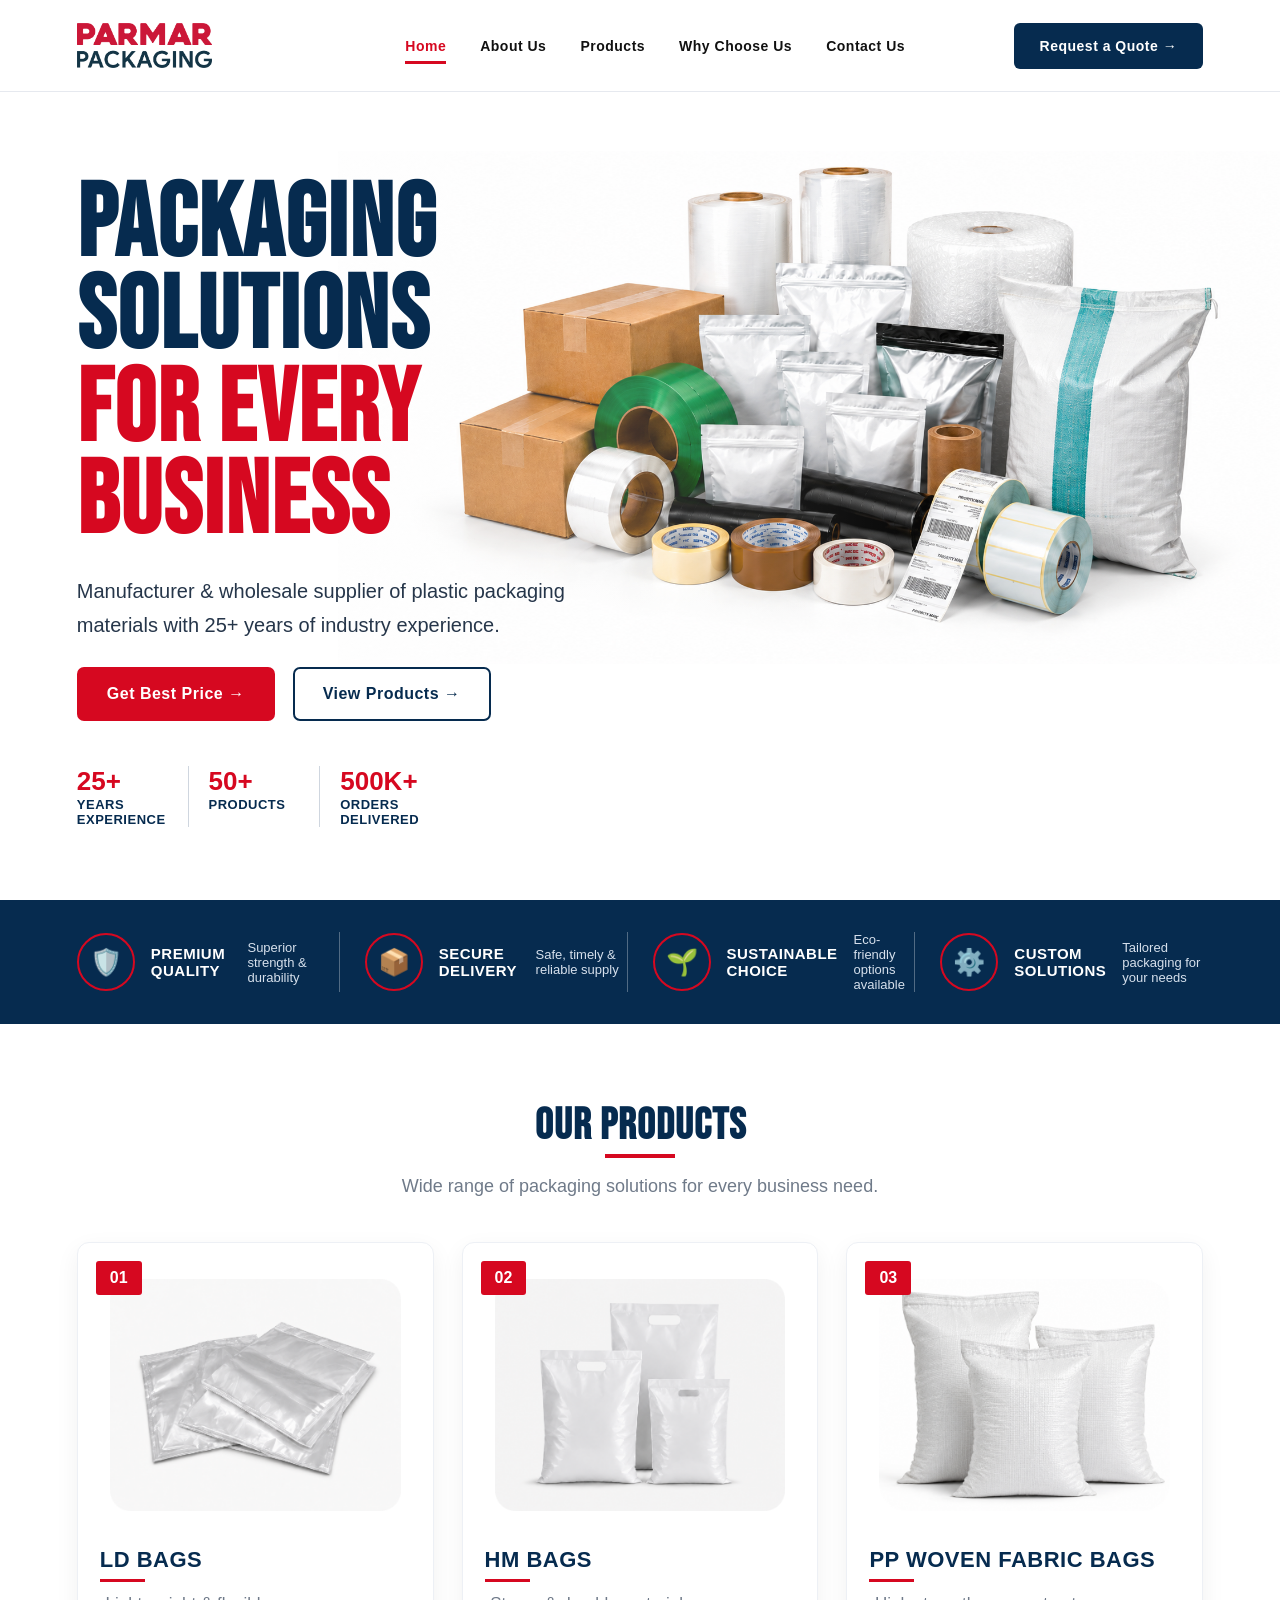
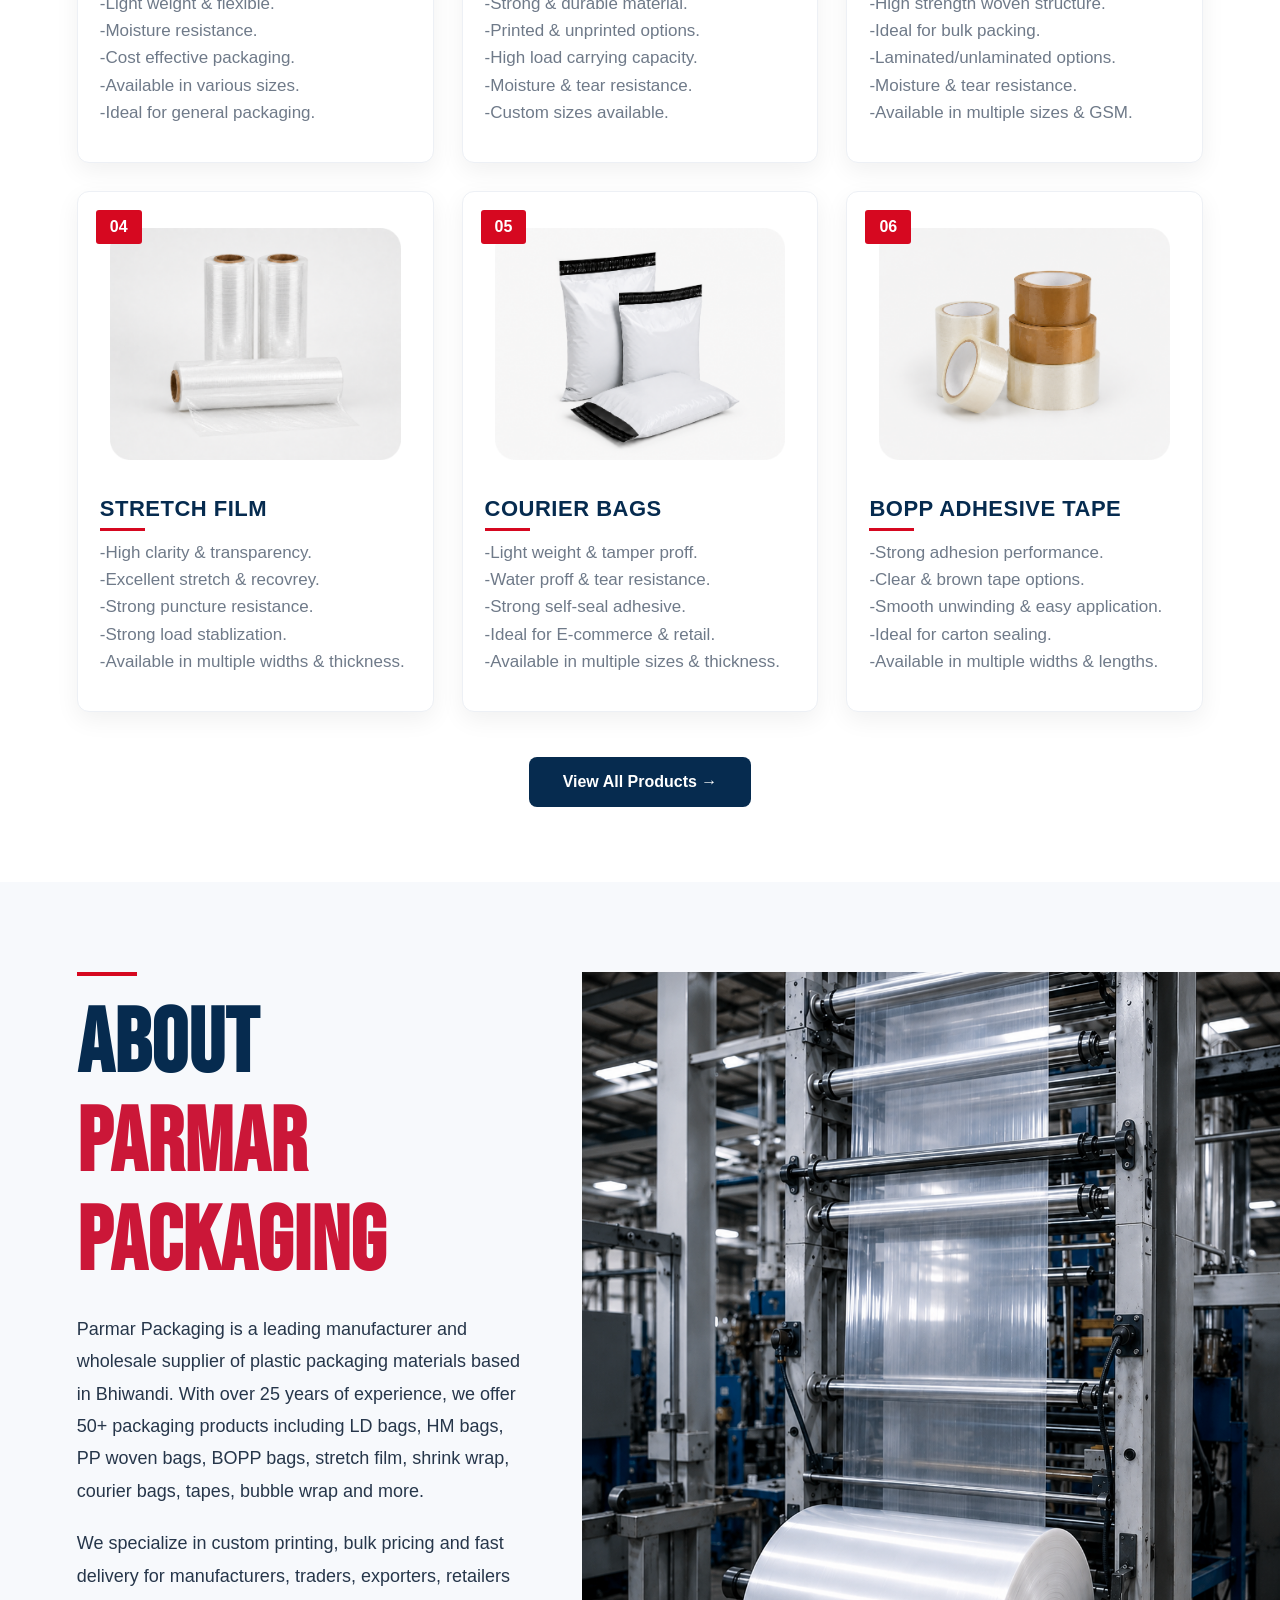
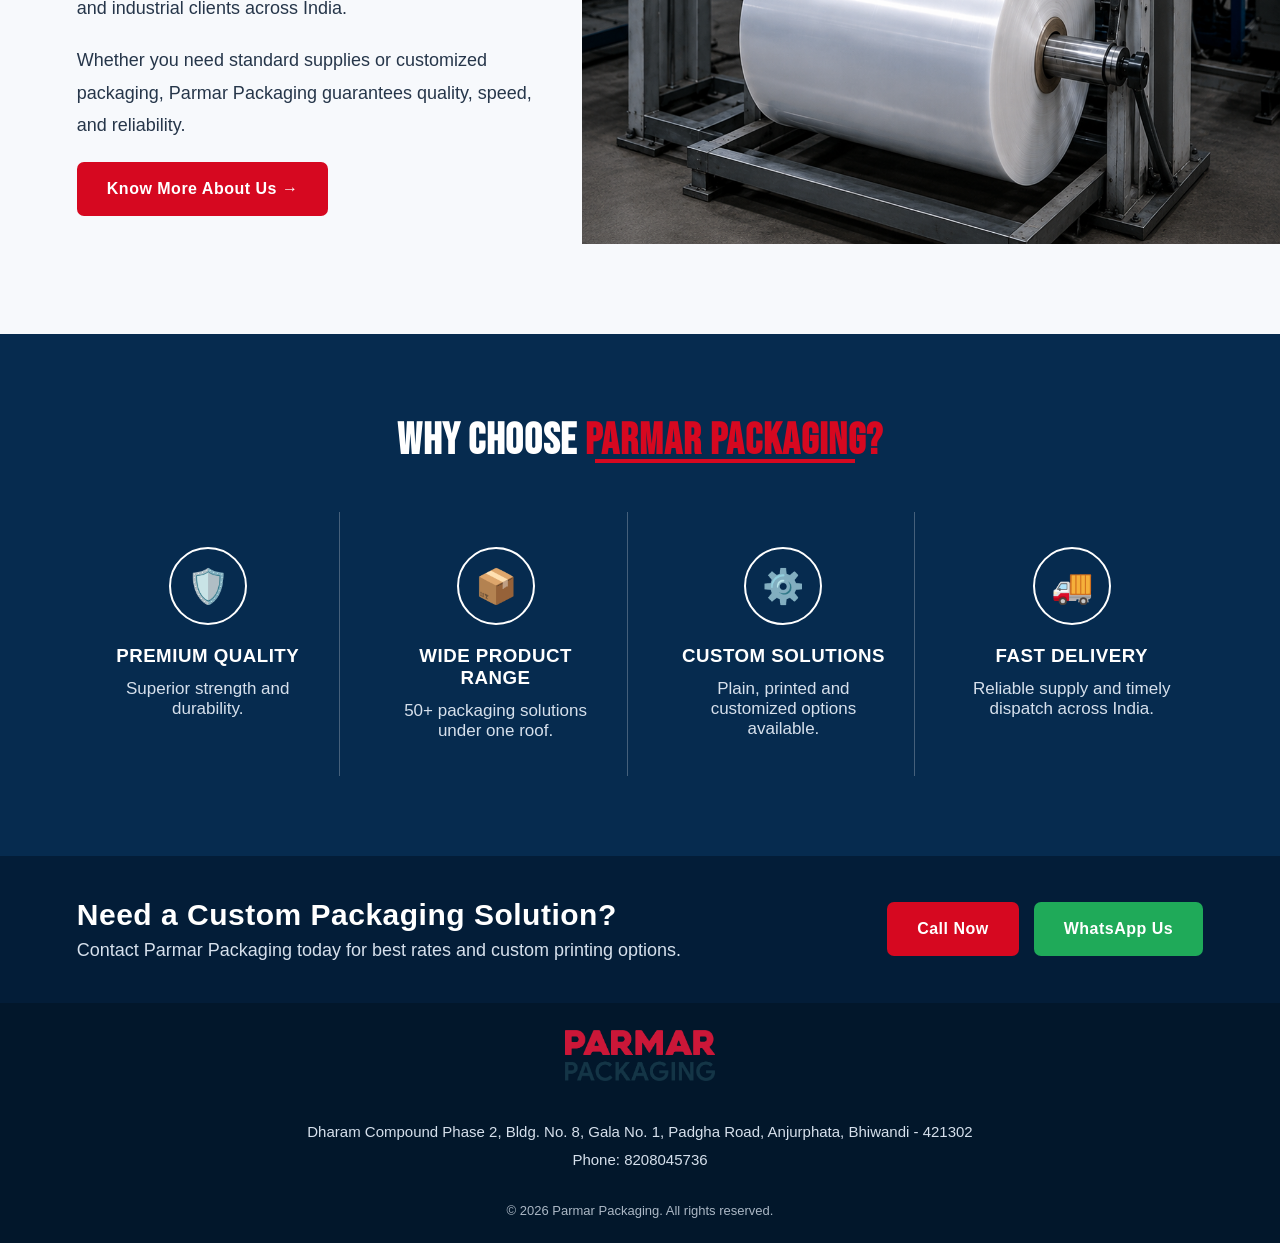
<file: index.html>
<!DOCTYPE html>
<html lang="en"> 
<head>
  <script>(function(w,d,s,l,i){w[l]=w[l]||[];w[l].push({'gtm.start':
new Date().getTime(),event:'gtm.js'});var f=d.getElementsByTagName(s)[0],
j=d.createElement(s),dl=l!='dataLayer'?'&l='+l:'';j.async=true;j.src=
'https://www.googletagmanager.com/gtm.js?id='+i+dl;f.parentNode.insertBefore(j,f);
})(window,document,'script','dataLayer','GTM-NN3CSVFH');</script>
  <meta charset="UTF-8" />
  <meta name="viewport" content="width=device-width, initial-scale=1.0" />
  <title>Parmar Packaging | Packaging Solutions</title>

  <link rel="stylesheet" href="style.css" />

  <link rel="icon" href="images/favicon.png" type="image/x-icon">

  <link href="https://fonts.googleapis.com/css2?family=Bebas+Neue&display=swap" rel="stylesheet">
  </head>
<body>
  <noscript><iframe src="https://www.googletagmanager.com/ns.html?id=GTM-NN3CSVFH"
height="0" width="0" style="display:none;visibility:hidden"></iframe></noscript>

  <!-- NAVBAR -->
  <header class="navbar">
    <div class="logo">
      <img src="images/parmar-logo.png" alt="Parmar Packaging Logo">
    </div>

    <nav class="nav-links" id="navLinks">
      <a href="#home" class="active">Home</a>
      <a href="#about">About Us</a>
      <a href="products.html">Products</a>
      <a href="#why">Why Choose Us</a>
      <a href="#contact">Contact Us</a>
    </nav>

    <a href="https://wa.me/918208045736" class="quote-btn">Request a Quote →</a>

    <button class="menu-btn" onclick="toggleMenu()">☰</button>
  </header>

  <!-- HERO SECTION -->
  <section class="hero" id="home">
    <div class="hero-content">
      <h1>
        PACKAGING<br>
        SOLUTIONS<br>
        <span>FOR EVERY BUSINESS</span>
      </h1>

      <p>
        Manufacturer & wholesale supplier of plastic packaging materials with
        25+ years of industry experience.
      </p>

      <div class="hero-buttons">
        <a href="#contact" class="primary-btn">Get Best Price →</a>
        <a href="#products" class="secondary-btn">View Products →</a>
      </div>

      <div class="hero-stats">
        <div>
          <strong>25+</strong>
          <p>Years Experience</p>
        </div>
        <div>
          <strong>50+</strong>
          <p>Products</p>
        </div>
        <div>
          <strong>500K+</strong>
          <p>Orders Delivered</p>
        </div>
       
      </div>
    </div>
  </section>

  <!-- FEATURE STRIP -->
  <section class="feature-strip">
    <div class="feature-box">
      <div class="icon">🛡️</div>
      <h3>Premium Quality</h3>
      <p>Superior strength & durability</p>
    </div>

    <div class="feature-box">
      <div class="icon">📦</div>
      <h3>Secure Delivery</h3>
      <p>Safe, timely & reliable supply</p>
    </div>

    <div class="feature-box">
      <div class="icon">🌱</div>
      <h3>Sustainable Choice</h3>
      <p>Eco-friendly options available</p>
    </div>

    <div class="feature-box">
      <div class="icon">⚙️</div>
      <h3>Custom Solutions</h3>
      <p>Tailored packaging for your needs</p>
    </div>

  </section>

  <!-- PRODUCTS -->
  <section class="products-section" id="products">
    <div class="section-title">
      <h2>Our Products</h2>
      <p>Wide range of packaging solutions for every business need.</p>
    </div>

    <div class="product-grid">

      <div class="product-card">
        <span class="product-number">01</span>
        <img src="images/09.png" alt="LD Bags">
        <h3>LD Bags</h3>
        <p>-Light weight & flexible.  <br>
          -Moisture resistance. <br>
          -Cost effective packaging.  <br>
          -Available in various sizes.  <br>
          -Ideal for general packaging.  <br> 
        </p>
       
      </div>

      <div class="product-card">
        <span class="product-number">02</span>
        <img src="images/10.png" alt="HM Bags">
        <h3>HM Bags</h3>
        <p>-Strong & durable material.  <br>
          -Printed & unprinted options.  <br>
          -High load carrying capacity.  <br>
          -Moisture & tear resistance.  <br>
          -Custom sizes available. <br>
        </p>

      </div>

      <div class="product-card">
        <span class="product-number">03</span>
        <img src="images/44.png" alt="Woven Bags">
        <h3>PP Woven Fabric Bags</h3>
        <p>-High strength woven structure. <br>
          -Ideal for bulk packing. <br>
          -Laminated/unlaminated options.  <br>
          -Moisture & tear resistance. <br>
          -Available in multiple sizes & GSM. <br>
        </p>
        
      </div>

      <div class="product-card">
        <span class="product-number">04</span>
        <img src="images/04.png" alt="Stretch Film">
        <h3>Stretch Film</h3>
        <p>-High clarity & transparency.  <br>
          -Excellent stretch & recovrey. <br>
          -Strong puncture resistance. <br> 
          -Strong load stablization. <br>
          -Available in multiple widths & thickness. <br>
      </p>
        
      </div>

      <div class="product-card">
        <span class="product-number">05</span>
        <img src="images/05.png" alt="Courier Bags">
        <h3>Courier Bags</h3>
        <p>-Light weight & tamper proff. <br>
          -Water proff & tear resistance. <br>
          -Strong self-seal adhesive. <br>
          -Ideal for E-commerce & retail. <br>
          -Available in multiple sizes & thickness. <br>
        </p>
       
      </div>

      <div class="product-card">
        <span class="product-number">06</span>
        <img src="images/03.png" alt="Tapes">
        <h3>BOPP Adhesive Tape</h3>
        <p>-Strong adhesion performance. <br>
          -Clear & brown tape options. <br>
          -Smooth unwinding & easy application. <br>
          -Ideal for carton sealing. <br>
          -Available in multiple widths & lengths. <br>
        </p>
        
      </div>

    </div>
  
  <div class="show-more">
    <a href="products.html"
    class="show-more-btn">
        View All Products →</a>
  </div>

</section>

  <!-- ABOUT -->
  <section class="about-section" id="about">
    <div class="about-text">
      
      <h2>About
         <span>Parmar Packaging</span>
        </h2>

      <p>
        Parmar Packaging is a leading manufacturer and wholesale supplier of
        plastic packaging materials based in Bhiwandi. With over 25 years of
        experience, we offer 50+ packaging products including LD bags, HM bags,
        PP woven bags, BOPP bags, stretch film, shrink wrap, courier bags,
        tapes, bubble wrap and more.
      </p>

      <p>
        We specialize in custom printing, bulk pricing and fast delivery for
        manufacturers, traders, exporters, retailers and industrial clients
        across India.
        <p>

       <p> Whether you need standard supplies or customized packaging, Parmar Packaging guarantees quality, speed, and reliability.
      </p>

      <a href="#contact" class="primary-btn">Know More About Us →</a>
    </div>

    <div class="about-image">
      <img src="images/about.png" alt="Packaging Factory">
    </div>

  </section>

  <!-- WHY CHOOSE US -->
  <section class="why-section" id="why">
    <div class="section-title light">
      <h2>Why Choose <span class="why-highlight">Parmar Packaging?</span></h2>
    </div>

    <div class="why-grid">
      <div>
        <div class="why-icon">🛡️</div>
        <h3>Premium Quality</h3>
        <p>Superior strength and durability.</p>
      </div>

      <div>
        <div class="why-icon">📦</div>
        <h3>Wide Product Range</h3>
        <p>50+ packaging solutions under one roof.</p>
      </div>

      <div>
        <div class="why-icon">⚙️</div>
        <h3>Custom Solutions</h3>
        <p>Plain, printed and customized options available.</p>
      </div>

      <div>
        <div class="why-icon">🚚</div>
        <h3>Fast Delivery</h3>
        <p>Reliable supply and timely dispatch across India.</p>
      </div>
    </div>
  </section>

  <!-- CONTACT -->
  <section class="contact-section" id="contact">
    <div class="contact-content">
      <h2>Need a Custom Packaging Solution?</h2>
      <p>Contact Parmar Packaging today for best rates and custom printing options.</p>
    </div>

    <div class="contact-buttons">
      <a href="tel:8208045736" class="primary-btn">Call Now</a>
      <a href="https://wa.me/918208045736" class="whatsapp-btn">WhatsApp Us</a>
    </div>
  </section>

<!-- FOOTER -->
<footer>
  <div class="footer-logo">
    <img src="images/parmar-logo.png" alt="Parmar Packaging Logo">
  </div>

  <div class="footer-content">
    <div class="footer-info">
      <a
        href="https://www.google.com/maps/search/?api=1&query=Dharam%20Compound%20Phase%202%2C%20Bldg.%20No.%208%2C%20Gala%20No.%201%2C%20Padgha%20Road%2C%20Anjurphata%2C%20Bhiwandi%20421302"
        target="_blank"
        rel="noopener noreferrer"
        class="footer-address"
      >
        Dharam Compound Phase 2, Bldg. No. 8, Gala No. 1, Padgha Road, Anjurphata, Bhiwandi - 421302
      </a>

      <p>
        Phone:
        <a href="tel:+918208045736" class="footer-phone">8208045736</a>
      </p>
    </div>

  <p class="copyright">© 2026 Parmar Packaging. All rights reserved.</p>
</footer>

  <script src="script.js"></script>
</body>
</html>
</file>
<file: style.css>
* {
  margin: 0;
  padding: 0;
  box-sizing: border-box;
}

:root {
  --navy: #062b4f;
  --dark-navy: #031d38;
  --red: #d60820;
  --light-bg: #f7f9fc;
  --text: #172033;
  --grey: #6f7a89;
  --white: #ffffff;
}

html {
  scroll-behavior: smooth;
}

body {
  font-family: 'Poppins', sans-serif;
  color: var(--text);
  background: var(--white);
}

a {
  text-decoration: none;
}

/* NAVBAR */

.navbar {
  width: 100%;
  height: 92px;
  padding: 0 6%;
  display: flex;
  align-items: center;
  justify-content: space-between;
  gap: 30px;
  background: var(--white);
  border-bottom: 1px solid #e6e9ef;
  position: sticky;
  top: 0;
  z-index: 1000;
}

.logo {
  width: 220px;
  height: 80px;
  display: flex;
  align-items: center;
  justify-content: flex-start;
  overflow: hidden;
  flex-shrink: 0;
}

.logo img {
  width: 135px;
  height: auto;
  display: block;
}

.footer-logo span {
  font-size: 34px;
  font-weight: 900;
  color: var(--red);
  letter-spacing: 2px;
  line-height: 1;
}

.footer-logo p {
  font-size: 24px;
  font-weight: 800;
  color: var(--white);
  letter-spacing: 3px;
  line-height: 1;
}

.nav-links {
  display: flex;
  gap: 34px;
}

.nav-links a {
  color: #111;
  font-weight: 600;
  font-size: 14px;
  position: relative;
  letter-spacing: 0.5px;
}

.nav-links a.active,
.nav-links a:hover {
  color: var(--red);
}

.nav-links a.active::after,
.nav-links a:hover::after {
  content: "";
  width: 100%;
  height: 3px;
  background: var(--red);
  position: absolute;
  left: 0;
  bottom: -10px;
}

.quote-btn {
  background: var(--navy);
  color: var(--white);
  padding: 15px 26px;
  border-radius: 6px;
  font-weight: 700;
  font-size: 14px;
  white-space: nowrap;
  letter-spacing: 0.5px;
}

.quote-btn:hover {
  background: #b90016;
}

.menu-btn {
  display: none;
  background: none;
  border: none;
  font-size: 32px;
  color: var(--navy);
  cursor: pointer;
}

/* HERO */

.hero {
  min-height: calc(100vh - 92px);
  display: flex;
  align-items: center;
  padding: 50px 6% 35px;
  position: relative;
  overflow: hidden;

  background-image:
    linear-gradient(
      to right,
      rgba(255,255,255,0.80) 0%,
      rgba(255,255,255,0.30) 0%,
      rgba(255,255,255,0.00) 65%
    ),
    url("images/packaging-bg.png");

  background-size: 78%;
  background-position: 120% 20%;
  background-repeat: no-repeat;
}

.hero-content {
  position: relative;
  z-index: 2;
  width: 45%;
  max-width: 620px;
}

.hero h1 {
  font-family: 'Bebas Neue', sans-serif !important; 
  font-weight: 700;
  font-size: clamp(78px, 8vw, 130px);
  line-height: 0.9;
  color: var(--navy);
  letter-spacing: 2px;
  text-transform: uppercase;
}

.hero h1 span {
  font-family: 'Bebas Neue', sans-serif;
  color: var(--red);
}

.hero-content > p {
  margin: 25px 0;
  font-size: 20px;
  line-height: 1.7;
  max-width: 560px;
  color: #26364a;
  font-weight: 400;
}

.hero-buttons {
  display: flex;
  gap: 18px;
  margin-bottom: 45px;
}

.primary-btn,
.secondary-btn,
.whatsapp-btn {
  display: inline-block;
  padding: 16px 28px;
  border-radius: 7px;
  font-weight: 700;
  transition: 0.3s ease;
  letter-spacing: 0.5px;
}

.primary-btn {
  background: var(--red);
  color: var(--white);
  border: 2px solid transparent;
}

.secondary-btn {
  border: 2px solid var(--navy);
  color: var(--navy);
  background: var(--white);
}

.whatsapp-btn {
  background: #1faa59;
  color: var(--white);
}

.primary-btn:hover {
  background: #cb1738;
}

.secondary-btn:hover {
  background: var(--navy);
  color: var(--white);
}

.hero-stats {
  display: grid;
  grid-template-columns: repeat(4, 1fr);
  gap: 20px;
}

.hero-stats div {
  border-right: 1px solid #cfd6df;
  padding-right: 15px;
}

.hero-stats div:last-child {
  border-right: none;
}

.hero-stats strong {
  color: var(--red);
  font-size: 26px;
  text-transform: uppercase;
  font-weight: 800;
}

.hero-stats p {
  font-size: 13px;
  font-weight: 700;
  color: var(--navy);
  text-transform: uppercase;
  letter-spacing: 0.5px;
}

/* FEATURE STRIP */

.feature-strip {
  background: var(--navy);
  color: var(--white);
  padding: 32px 6%;
  display: grid;
  grid-template-columns: repeat(4, 1fr);
  gap: 25px;
}

.feature-box {
  display: flex;
  align-items: center;
  gap: 16px;
  border-right: 1px solid rgba(255,255,255,0.3);
}

.feature-box:last-child {
  border-right: none;
}

.icon {
  width: 58px;
  height: 58px;
  border: 2px solid var(--red);
  border-radius: 50%;
  display: grid;
  place-items: center;
  font-size: 26px;
  flex-shrink: 0;
}

.feature-box h3 {
  font-size: 15px;
  text-transform: uppercase;
  font-weight: 800;
  letter-spacing: 0.5px;
}

.feature-box p {
  font-size: 13px;
  color: #d6e0ec;
}

/* SECTION TITLE */

.section-title {
  text-align: center;
  margin-bottom: 45px;
}

.section-title h2 {
  font-family: 'Bebas Neue', sans-serif;
  font-size: 44px;
  color: var(--navy);
  text-transform: uppercase;
  font-weight: 800;
  letter-spacing: 1px;
}
.section-title h2 {
  text-align: center;
}

.section-title h2::after {
  content: "";
  display: block;
  width: 70px;
  height: 4px;
  background: var(--red);
  margin: 2px auto 18px;  
}

.section-title p {
  color: var(--grey);
  font-size: 18px;
}

/* PRODUCTS */

.products-section {
  padding: 75px 6%;
  background: var(--white);
}

.product-grid {
  display: grid;
  grid-template-columns: repeat(3, 1fr);
  gap: 28px;
  align-items: stretch;
}

.product-card {
  background: var(--white);
  border-radius: 12px;
  padding: 22px;
  box-shadow: 0 8px 24px rgba(0,0,0,0.06);
  position: relative;
  transition: 0.3s;
  border: 1px solid #edf0f5;
  display: flex;
  flex-direction: column;
  height: 100%;
}

.product-card:hover {
  transform: translateY(-8px);
  box-shadow: 0 18px 40px rgba(0,0,0,0.12);
}

.product-number {
  position: absolute;
  top: 18px;
  left: 18px;
  background: var(--red);
  color: var(--white);
  padding: 8px 14px;
  font-weight: 800;
  border-radius: 3px;
  z-index: 2;
}

.product-card img {
  width: 100%;
  height: 260px;
  object-fit: contain;
  background: #fff;
  padding: 10px;
  border-radius: 8px;
  margin-bottom: 22px;
}

.product-card h3 {
  font-size: 22px;
  color: var(--navy);
  text-transform: uppercase;
  margin-bottom: 8px;
  font-weight: 800;
  letter-spacing: 0.5px;
}

.product-card h3::after {
  content: "";
  display: block;
  width: 45px;
  height: 3px;
  background: var(--red);
  margin-top: 6px;
}

.product-card p {
  color: var(--grey);
  line-height: 1.6;
  margin-bottom: 14px;
  font-size: 17px;
}

.show-more {
  text-align: center;
  margin-top: 45px;
}

.show-more-btn {
  display: inline-block;
  background: var(--navy);
  color: white;
  padding: 16px 34px;
  border-radius: 8px;
  font-weight: 700;
  transition: 0.3s;
}

.show-more-btn:hover {
  background: var(--red);
  transform: translateY(-3px);
}

.products-page {
  padding: 40px 6% 80px;
}

.products-page .product-grid {
  margin-top: 40px;
}

/* CATEGORY FILTER */

.category-filter {
  display: flex;
  flex-wrap: wrap;
  justify-content: center;
  gap: 12px;
  margin-bottom: 40px;
}

.filter-btn {
  border: none;
  background: #f3f5f8;
  padding: 12px 20px;
  border-radius: 30px;
  cursor: pointer;
  font-weight: 600;
  font-family: 'poppins',sans-serif;
  font-size: 12px;
}

.filter-btn.active {
  background: var(--red);
  color: white;
}
.product-card {
  transition: opacity 0.3s ease, transform 0.1s ease;
}

.product-card.show-product {
  animation: normal;
}

.product-card.hide-product {
  opacity: 0;
  transform: translateY(15px);
}

@keyframes fadeSlideUp {
  from {
    opacity: 0;
    transform: translateY(18px);
  }

  to {
    opacity: 1;
    transform: translateY(0);
  }
}

/* ABOUT */

.about-section {
  padding: 90px 0 90px 6%;
  display: grid;
  grid-template-columns: 42% 58%;
  gap: 0;
  align-items: stretch;
  background: var(--light-bg);
  overflow: hidden;
}

.about-text {
  padding-right: 50px;
  position: relative;
}
.about-text::before {
  content: "";
  display: block;
  width: 60px;
  height: 4px;
  background: var(--red);
  margin-bottom: 20;
}

.small-heading {
  color: var(--navy);
  font-weight: 800;
  text-transform: uppercase;
  position: relative;
  padding-left: 45px;
  letter-spacing: 1px;
}

.small-heading::before {
  content: "";
  width: 35px;
  height: 4px;
  background: var(--red);
  position: absolute;
  left: 0;
  top: 50%;
}

.about-text h2 {
  font-family: 'Bebas Neue', sans-serif;
  font-weight: 1000;
  font-size: 90px;
  color: var(--navy);
  text-transform: uppercase;
  line-height: 1.1;
  margin: 20px 0;
  letter-spacing: 1px;
}

.about-text h2 span {
  font-family: 'Bebas Neue', sans-serif;
  font-weight: 1000;
  color: #cb1738;
  display: block;
}

.about-text p {
  color: #26364a;
  line-height: 1.8;
  margin-bottom: 20px;
  font-size: 18px;
}

.about-image {
  width: 100%;
  height: 100%;
}

.about-image img {
  width: 100%;
  height: 100%;
  min-height: 650px;
  object-fit: cover;
  display: block;
  border-radius: 0;
  box-shadow: none;
}
.about-image {
  display: block;
}

@media (max-width:768px) {
  .about-image {
       display: none;
  }
}

/* WHY */

.why-section {
  background: var(--navy);
  padding: 80px 6%;
  color: var(--white);
}

.section-title.light h2 {
  color: var(--white);
}

.section-title.light span {
  color: var(--red);
}

.why-highlight {
  position: relative;
  display: inline-block;
}

/* Line below PARMAR PACKAGING only */
.why-highlight::after {
  content: "";
  position: absolute;
  left: 47%;
  bottom: 4px;
  transform: translateX(-50%);
  width: 260px; /* change length here */
  height: 4px;
  background: var(--red);
}

/* Hide the main heading line in Why section */
.why-section .section-title h2::after {
  display: none;
}

.why-grid {
  display: grid;
  grid-template-columns: repeat(4, 1fr);
  gap: 25px;
}

.why-grid > div {
  text-align: center;
  padding: 35px 20px;
  border-right: 1px solid rgba(255,255,255,0.25);
}

.why-grid > div:last-child {
  border-right: none;
}

.why-icon {
  width: 78px;
  height: 78px;
  border: 2px solid var(--white);
  color: var(--red);
  border-radius: 50%;
  display: grid;
  place-items: center;
  margin: 0 auto 20px;
  font-size: 34px;
}

.why-grid h3 {
  text-transform: uppercase;
  margin-bottom: 12px;
  font-weight: 800;
  letter-spacing: 0.5px;
}

.why-grid p {
  color: #d6e0ec;
  font-size: 17px;
}

/* CONTACT */

.contact-section {
  background: var(--dark-navy);
  padding: 42px 6%;
  color: var(--white);
  display: flex;
  align-items: center;
  justify-content: space-between;
  gap: 25px;
}

.contact-content h2 {
  color: var(--white);
  font-size: 30px;
  margin-bottom: 8px;
  font-weight: 800;
  letter-spacing: 0.5px;
}

.contact-content p {
  color: #d6e0ec;
  font-size: 18px;
}

.contact-buttons {
  display: flex;
  gap: 15px;
}

.contact-buttons .primary-btn {
  background: var(--red);
  color: var(--white);
  border: 2px solid transparent;
}

.contact-buttons .whatsapp-btn {
  background: #1faa59;
  color: var(--white);
  border: 2px solid transparent;
}

/* FOOTER */

footer {
  padding: 25px 6%;
  background: #02172b;
  color: var(--white);
  text-align: center;
  position: relative;
}

.footer-logo {
  width: 150px;
  height: 55px;
  margin: 0 auto 18px;
  display: flex;
  align-items: center;
  justify-content: center;
  overflow: hidden;
}

.footer-logo img {
  width: 100%;
  height: 100%;
  object-fit: contain;
  display: block;
}

.footer-content {
  width: 100%;
  margin: 0 ;
  display: block;
  position: relative;
}

.footer-info {
  text-align: center;
  margin: 0 auto;
  padding-top: 20px;
}

.footer-address,
.footer-phone {
  color: #d6e0ec;
  font-weight: 500;
  transition: 0.3s ease;
}

.footer-address {
  display: inline-block;
  font-size: 15px;
  line-height: 1.5;
}

.footer-address:hover,
.footer-phone:hover {
  color: var(--red);
  text-decoration: underline;
}

.footer-info p {
  margin-top: 8px;
  color: #d6e0ec;
  font-size: 15px;
}

.footer-map {
  position: absolute;
  right: 0;
  top: 20px;
}

.footer-map iframe {
  width: 230px;
  height: 230px;
  border: 0;
  border-radius: 8px;
}

.copyright {
  margin-top: 35px;
  color: #d6e0ec;
  text-align: center;
  font-size: 13px;
  opacity: 0.8;
}

@media (max-width: 780px) {
  .footer-content {
    display: block;
  }

  .footer-info {
    text-align: center;
    margin: 0 auto;
    padding-top: 35px;
  }

  .footer-map {
    position: static;
    margin-top: 22px;
  }

  .footer-map iframe {
    width: 100%;
    max-width: 300px;
    height: 300px;
  }

  .copyright {
    margin-top: 18px;
  }
}

/* RESPONSIVE */

@media (max-width: 1200px) {
  .hero-content {
    width: 50%;
  }

  .hero {
    background-size: cover;
    background-position: center right;
  }

  .nav-links {
    gap: 24px;
  }

  .logo {
    width: 200px;
    height: 72px;
  }
}

@media (max-width: 1050px) {
  .hero {
    min-height: 650px;
    background-image:
      linear-gradient(
        to right,
        rgba(255,255,255,0.98) 0%,
        rgba(255,255,255,0.90) 45%,
        rgba(255,255,255,0.18) 70%,
        rgba(255,255,255,0.00) 100%
      ),
      url("images/packaging-bg.png");
    background-size: cover;
    background-position: center right;
  }

  .hero-content {
    width: 58%;
  }

  .hero-stats,
  .feature-strip,
  .product-grid,
  .why-grid {
    grid-template-columns: repeat(2, 1fr);
  }

  .about-section {
    grid-template-columns: 1fr;
  }
}

@media (max-width: 780px) {
  .navbar {
    height: auto;
    min-height: 86px;
    padding: 18px 6%;
  }

  .logo {
    width: 170px;
    height: 62px;
  }

  .nav-links {
    display: none;
    position: absolute;
    top: 86px;
    left: 0;
    width: 100%;
    background: var(--white);
    flex-direction: column;
    padding: 25px 6%;
    box-shadow: 0 15px 30px rgba(0,0,0,0.1);
  }

  .nav-links.show {
    display: flex;
  }

  .quote-btn {
    display: none;
  }

  .menu-btn {
    display: block;
  }

  .hero {
    min-height: calc(100vh - 86px);
    padding: 38px 6%;
    align-items: center;

    background-image:
      linear-gradient(
        to right,
        rgba(255,255,255,0.99) 0%,
        rgba(255,255,255,0.92) 52%,
        rgba(255,255,255,0.22) 78%,
        rgba(255,255,255,0.00) 100%
      ),
      url("images/packaging-bg.png");

    background-size: cover;
    background-position: center right;
    background-repeat: no-repeat;
  }

  .hero-content {
    width: 68%;
    max-width: 440px;
  }

  .hero h1 {
    font-size: clamp(38px, 11vw, 58px);
    line-height: 1.05;
  }

  .hero-content > p {
    font-size: 15px;
    line-height: 1.6;
    margin: 20px 0;
  }

  .hero-buttons {
    flex-direction: column;
    align-items: flex-start;
    gap: 12px;
    margin-bottom: 0;
  }

  .primary-btn,
  .secondary-btn,
  .whatsapp-btn {
    padding: 13px 20px;
    font-size: 13px;
  }

  .hero-stats {
    display: none;
  }

  .feature-strip,
  .product-grid,
  .why-grid {
    grid-template-columns: 1fr;
  }

  .feature-box,
  .why-grid > div {
    border-right: none;
    border-bottom: 1px solid rgba(255,255,255,0.25);
    padding-bottom: 20px;
  }

  .feature-box:last-child,
  .why-grid > div:last-child {
    border-bottom: none;
  }

  .about-text h2 {
    font-size: 44px;
  }

  .about-image img {
    height: 360px;
  }

  .contact-section {
    flex-direction: column;
    align-items: flex-start;
    gap: 24px;
  }

  .contact-buttons {
    flex-direction: column;
    align-items: flex-start;
  }
}

@media (max-width: 520px) {
  .hero {
    min-height: 640px;
    background-position: 63% center;
  }

  .hero-content {
    width: 74%;
  }

  .hero h1 {
    font-size: 42px;
  }

  .hero-content > p {
    font-size: 14px;
  }

  .section-title h2 {
    font-size: 36px;
  }

  .product-card img {
    height: 200px;
  }
}
</file>
